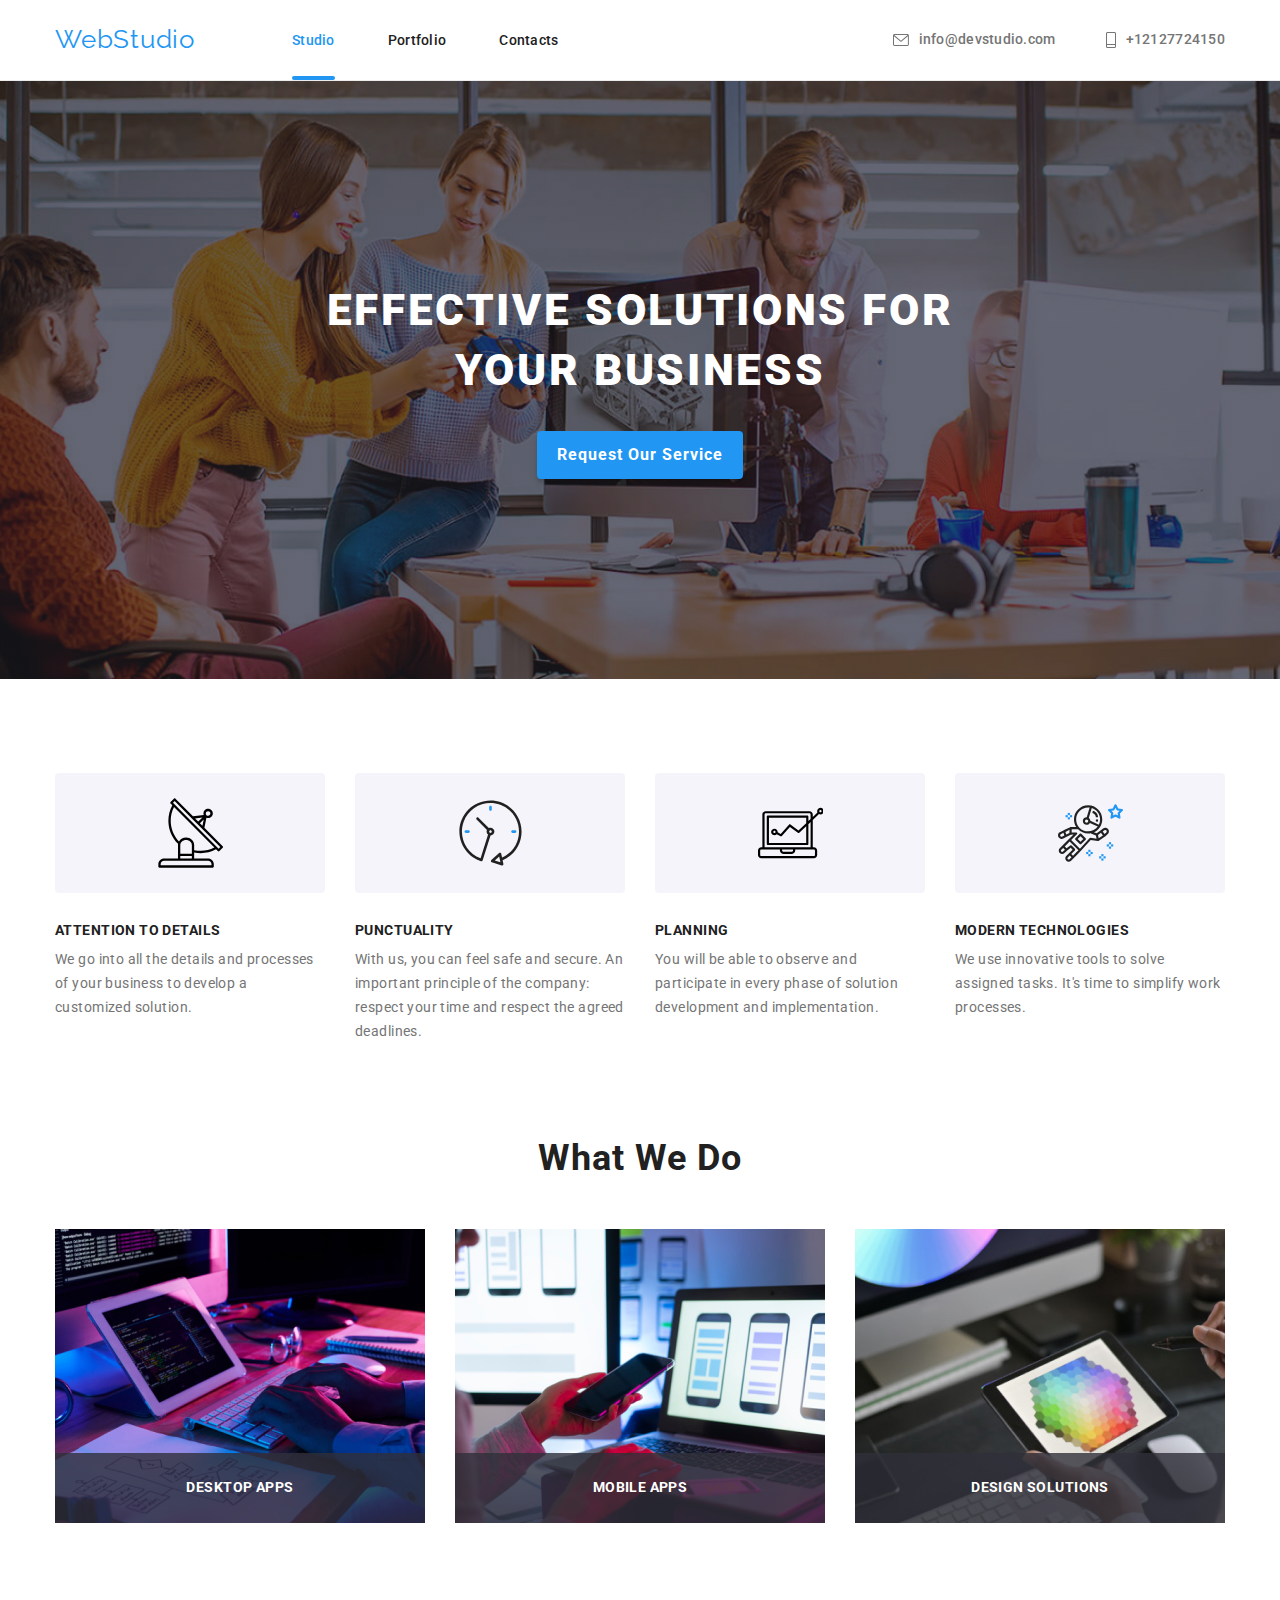
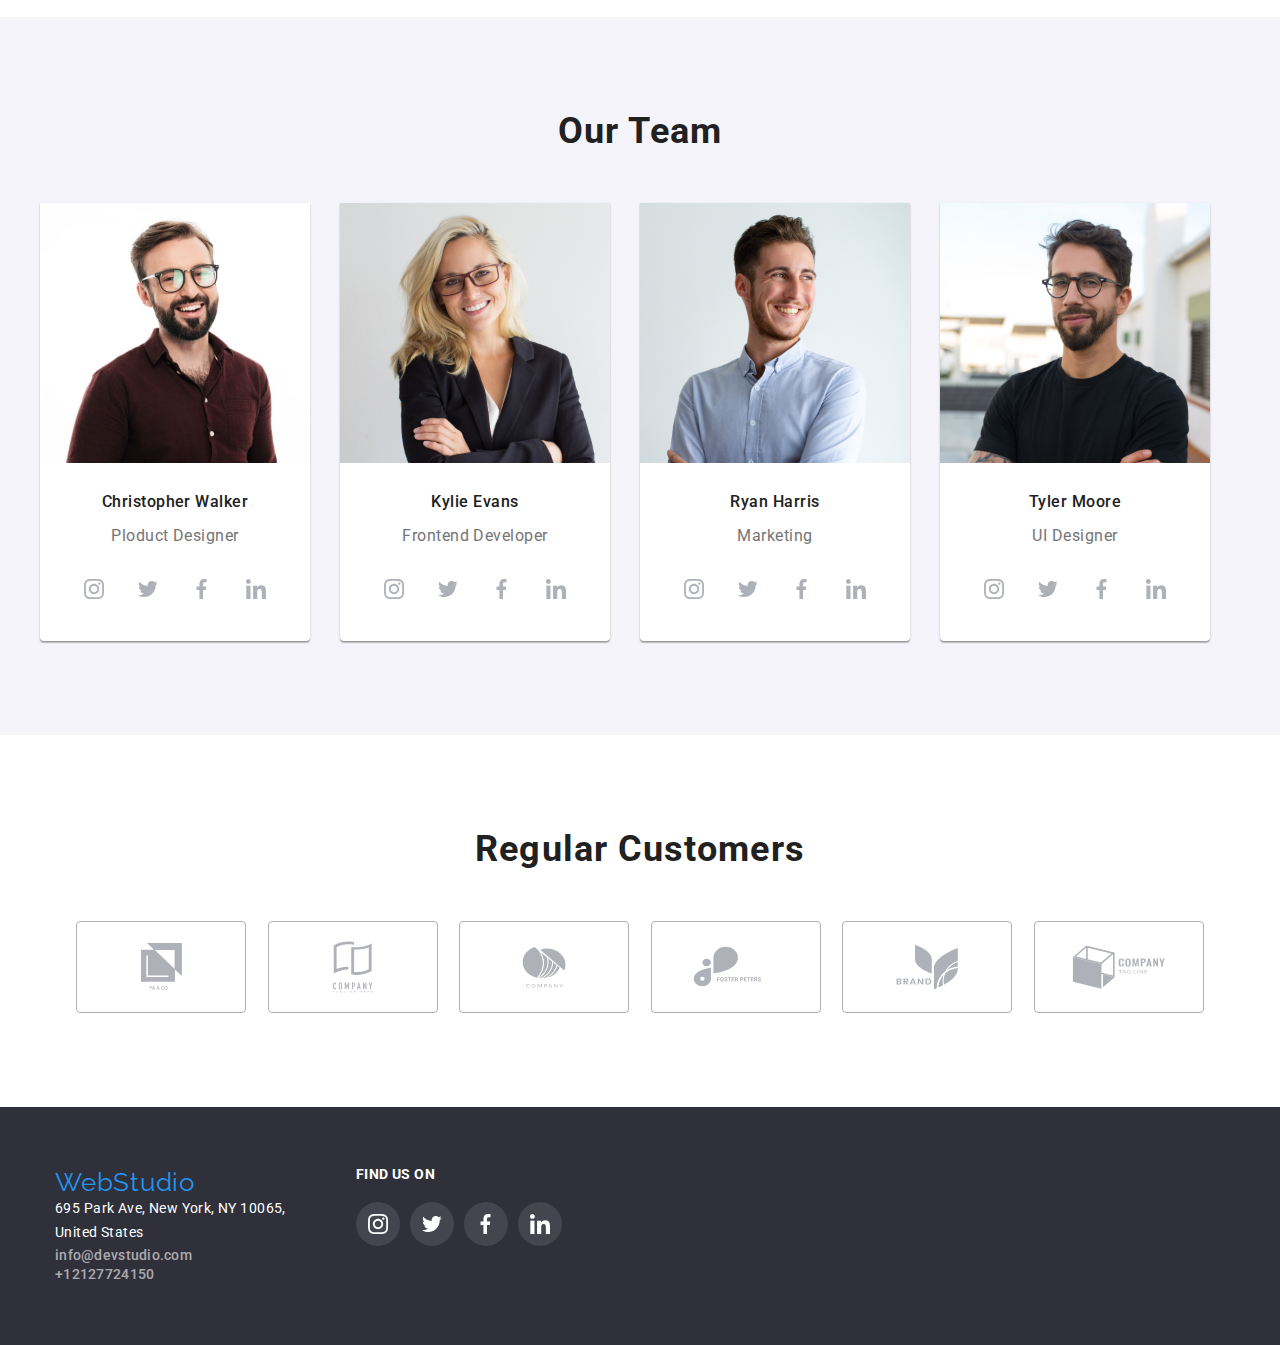
<file: index.html>
<!DOCTYPE html>
<html lang="en">
  <head>
    <meta charset="UTF-8" />
    <meta http-equiv="X-UA-Compatible" content="IE=edge" />
    <meta name="viewport" content="width=device-width, initial-scale=1.0" />
    <link
      rel="stylesheet"
      href="https://cdnjs.cloudflare.com/ajax/libs/modern-normalize/1.0.0/modern-normalize.min.css"
    />
    <link rel="stylesheet" href="css/styles.css" />
    <title>Document</title>
  </head>
  <body>
    <header>
      <div class="header-container container">
        <a href="index.html" class="webstudio-link">WebStudio</a>
        <nav>
          <!-- Navigation to other pages -->

          <ul class="menu">
            <li>
              <a href="index.html" class="menu-item nav-link-current studio"
                >Studio</a
              >
            </li>
            <li>
              <a
                href="portfolio.html"
                rel="noopener norefer"
                class="menu-item portfolio"
                >Portfolio</a
              >
            </li>
            <li>
              <a href="index.html" class="menu-item contacts">Contacts</a>
            </li>
          </ul>
        </nav>
        <ul class="contact-info">
          <li>
            <a href="mailto:info@devstudio.com" class="contact-detail email">
              <svg width="16" height="12" class="contact-icon">
                <use href="./images/symbol-defs.svg#icon-envelope"></use>
              </svg>
              info@devstudio.com</a
            >
          </li>
          <li>
            <a href="tel:+12127724150" class="contact-detail phone-number">
              <svg width="10" height="16" class="contact-icon">
                <use href="./images/symbol-defs.svg#icon-phone"></use>
              </svg>
              +12127724150</a
            >
          </li>
        </ul>
      </div>
    </header>

    <main>
      <section class="hero-section">
        <div class="container button-parent-element">
          <h1 class="effective-solution-title">
            EFFECTIVE SOLUTIONS FOR <br />
            YOUR BUSINESS
          </h1>
          <button type="button" data-modal-open class="request-our-service-button">
            Request Our Service
          </button>
        </div>
      </section>
      <section class="section">
        <div class="container">
          <h2 class="heading-our-skills">Our Skills</h2>
          <ul class="our-skills-container">
            <li>
              <div class="our-skills-icon">
                <svg width="65" height="72">
                  <use href="./images/symbol-defs.svg#icon-telescope"></use>
                </svg>
              </div>
         
              <h3 class="skills-title">ATTENTION TO DETAILS</h3>
              <p class="skills-description">
                We go into all the details and processes of your business to
                develop a customized solution.
              </p>
            </li>
            <li>
              <div class="our-skills-icon">
                <svg width="65" height="72">
                  <use href="./images/symbol-defs.svg#icon-clock-1"></use>
                </svg>
              </div>
              <h3 class="skills-title">PUNCTUALITY</h3>
              <p class="skills-description">
                With us, you can feel safe and secure. An important principle of
                the company: respect your time and respect the agreed deadlines.
              </p>
            </li>
            <li>
              <div class="our-skills-icon">
                <svg width="65" height="72">
                  <use href="./images/symbol-defs.svg#icon-analytics"></use>
                </svg>
              </div>

              <h3 class="skills-title">PLANNING</h3>
              <p class="skills-description">
                You will be able to observe and participate in every phase of
                solution development and implementation.
              </p>
            </li>
            <li>
              <div class="our-skills-icon">
                <svg width="65" height="72">
                  <use href="./images/symbol-defs.svg#icon-spaceman"></use>
                </svg>
              </div>              

              <h3 class="skills-title">MODERN TECHNOLOGIES</h3>
              <p class="skills-description">
                We use innovative tools to solve assigned tasks. It's time to
                simplify work processes.
              </p>
            </li>
          </ul>
        </div>
      </section>

      <section class="section what-we-do-section">
        <div class="container">
          <h2 class="what-we-do-title">What We Do</h2>
          <ul class="what-we-do-images">
            <li>
              <img
                src="images/img.jpg"
                alt="coding"
                width="370"
                class="coding-image"
              />
              <div class="desktop-apps-container">
                <p>DESKTOP APPS</p>
              </div>
            </li>
            <li>
              <img
                src="images/box2.jpg"
                alt="phone testing"
                width="370"
                class="phone-testing-image"
              />
              <div class="desktop-apps-container">
                <p>MOBILE APPS</p>
              </div>              
            </li>
            <li>
              <img
                src="images/box3.jpg"
                alt="color palete"
                width="370"
                class="color-palate-image"
              />
              <div class="desktop-apps-container">
                <p>DESIGN SOLUTIONS</p>
              </div>              
            </li>
          </ul>
        </div>
      </section>

      <section class="our-team-section section">
        <div class="container">
          <h2 class="our-team">Our Team</h2>
          <ul class="our-team-list">
            <li>
              <img
                src="images/productDesigner.jpg"
                alt="product designer"
                width="270"
              />
              <h3 class="team-member-name">Christopher Walker</h3>
              <p class="profession">Ploduct Designer</p>
              <ul class="team-member-soical-links">
                <li>
                  <a href="" class="team-social-icons-link">
                      <svg width="20" height="20" class="team-social-icons-link-svg">
                        <use href="./images/symbol-defs.svg#icon-instagram-2"></use>
                      </svg>
                  </a>
                </li>
                <li>
                  <a href="" class="team-social-icons-link">
                      <svg width="20" height="20" class="team-social-icons-link-svg">
                        <use href="./images/symbol-defs.svg#icon-twitter"></use>
                      </svg>
                  </a>
                </li>              
                 <li>
                  <a href="" class="team-social-icons-link">
                      <svg width="20" height="20" class="team-social-icons-link-svg">
                        <use href="./images/symbol-defs.svg#icon-facebook-1"></use>
                      </svg>
                  </a>
                </li>
                <li class="last-child-class">
                  <a href="" class="team-social-icons-link">
                      <svg width="20" height="20" class="team-social-icons-link-svg">
                        <use href="./images/symbol-defs.svg#icon-linkedin-1"></use>
                      </svg>
                  </a>
                </li>                                                         
              </ul>  

            </li>
            <li>

              <img
                src="images/frontentDev.jpg"
                alt="frontent developer"
                width="270"
              />
              <h3 class="team-member-name">Kylie Evans</h3>
              <p class="profession">Frontend Developer</p>
              <ul class="team-member-soical-links">
                <li>
                  <a href="" class="team-social-icons-link">
                      <svg width="20" height="20" class="team-social-icons-link-svg">
                        <use href="./images/symbol-defs.svg#icon-instagram-2"></use>
                      </svg>
                  </a>
                </li>
                <li>
                  <a href="" class="team-social-icons-link">
                      <svg width="20" height="20" class="team-social-icons-link-svg">
                        <use href="./images/symbol-defs.svg#icon-twitter"></use>
                      </svg>
                  </a>
                </li>              
                 <li>
                  <a href="" class="team-social-icons-link">
                      <svg width="20" height="20" class="team-social-icons-link-svg">
                        <use href="./images/symbol-defs.svg#icon-facebook-1"></use>
                      </svg>
                  </a>
                </li>
                <li class="last-child-class">
                  <a href="" class="team-social-icons-link">
                      <svg width="20" height="20" class="team-social-icons-link-svg">
                        <use href="./images/symbol-defs.svg#icon-linkedin-1"></use>
                      </svg>
                  </a>
                </li>                                                         
              </ul>               
            </li>
            <li>
              <img src="images/marketing.jpg" alt="marketing" width="270" />
              <h3 class="team-member-name">Ryan Harris</h3>
              <p class="profession">Marketing</p>
              <ul class="team-member-soical-links">
                <li>
                  <a href="" class="team-social-icons-link">
                      <svg width="20" height="20" class="team-social-icons-link-svg">
                        <use href="./images/symbol-defs.svg#icon-instagram-2"></use>
                      </svg>
                  </a>
                </li>
                <li>
                  <a href="" class="team-social-icons-link">
                      <svg width="20" height="20" class="team-social-icons-link-svg">
                        <use href="./images/symbol-defs.svg#icon-twitter"></use>
                      </svg>
                  </a>
                </li>              
                 <li>
                  <a href="" class="team-social-icons-link">
                      <svg width="20" height="20" class="team-social-icons-link-svg">
                        <use href="./images/symbol-defs.svg#icon-facebook-1"></use>
                      </svg>
                  </a>
                </li>
                <li class="last-child-class">
                  <a href="" class="team-social-icons-link">
                      <svg width="20" height="20" class="team-social-icons-link-svg">
                        <use href="./images/symbol-defs.svg#icon-linkedin-1"></use>
                      </svg>
                  </a>
                </li>                                                         
              </ul>              
            </li>
            <li>
              <img src="images/uiDesigner.jpg" alt="UI Designer" width="270" />
              <h3 class="team-member-name">Tyler Moore</h3>
              <p class="profession">UI Designer</p>
              <ul class="team-member-soical-links">
                <li>
                  <a href="" class="team-social-icons-link">
                      <svg width="20" height="20" class="team-social-icons-link-svg">
                        <use href="./images/symbol-defs.svg#icon-instagram-2"></use>
                      </svg>
                  </a>
                </li>
                <li>
                  <a href="" class="team-social-icons-link">
                      <svg width="20" height="20" class="team-social-icons-link-svg">
                        <use href="./images/symbol-defs.svg#icon-twitter"></use>
                      </svg>
                  </a>
                </li>              
                 <li>
                  <a href="" class="team-social-icons-link">
                      <svg width="20" height="20" class="team-social-icons-link-svg">
                        <use href="./images/symbol-defs.svg#icon-facebook-1"></use>
                      </svg>
                  </a>
                </li>
                <li class="last-child-class">
                  <a href="" class="team-social-icons-link">
                      <svg width="20" height="20" class="team-social-icons-link-svg">
                        <use href="./images/symbol-defs.svg#icon-linkedin-1"></use>
                      </svg>
                  </a>
                </li>                                                         
              </ul>               
            </li>
          </ul>
        </div>
      </section>

      <section class="section">
        <div class="container">
          <h2 class="regular-customer-title">Regular Customers</h2>
          <ul class="brand-icons-list">
            <li><a href="" class="regular-customers-icons-link">
                <svg width="41" height="47" class="regular-customers-icons-svg">
                  <use href="./images/symbol-defs.svg#icon-yaAndCo"></use>
                </svg>
              </a>
            </li>
             <li><a href="" class="regular-customers-icons-link">
                <svg width="40" height="52" class="regular-customers-icons-svg">
                  <use href="./images/symbol-defs.svg#icon-companyTagline"></use>
                </svg>
              </a>
            </li>
            <li><a href="" class="regular-customers-icons-link">
                <svg width="44" height="42" class="regular-customers-icons-svg">
                  <use href="./images/symbol-defs.svg#icon-company"></use>
                </svg>
              </a>
            </li>
            <li><a href="" class="regular-customers-icons-link">
                <svg width="85" height="41" class="regular-customers-icons-svg">
                  <use href="./images/symbol-defs.svg#icon-fosterPeters"></use>
                </svg>
              </a>
            </li>
            <li><a href="" class="regular-customers-icons-link">
                <svg width="63" height="46" class="regular-customers-icons-svg">
                  <use href="./images/symbol-defs.svg#icon-brand"></use>
                </svg>
              </a>
            </li>
            <li><a href="" class="regular-customers-icons-link">
                <svg width="94" height="44" class="regular-customers-icons-svg">
                  <use href="./images/symbol-defs.svg#icon-companyTagLine2"></use>
                </svg>
              </a>
            </li>
                                   
          </ul>
        </div>
      </section>
    </main>

    <footer class="footer">
      <div class="container footer-global-container">
        <div class="footer-container-one"><a href="index.html" class="webstudio-link-footer">WebStudio</a>
        <address>
          <ul class="address-footer">
            <li>
              <a href="https://goo.gl/maps/vmdEabcFhvJnFiz56" class="address"
                >695 Park Ave, New York, NY 10065, <br />
                United States</a
              >
            </li>
            <li>
              <a
                href="mailto:info@devstudio.com"
                class="contact-detail-footer email-footer"
                >info@devstudio.com</a
              >
            </li>
            <li>
              <a
                href="tel:+12127724150"
                class="contact-detail-footer phone-footer"
                >+12127724150</a
              >
            </li>
          </ul>
        </address>
        </div>
        <div class="find-us-container">
          <p class="find-is-on-title">FIND US ON</p>
          <ul class="company-social-link-icons">
                <li>
                  <a href="" class="social-icon-link-svg">
                    <svg width="20" height="20" class="svg-social-media-icon">
                      <use href="./images/symbol-defs.svg#icon-instagram-2"></use>
                    </svg>

                  </a>
                </li>
                <li>
                  <a href="" class="social-icon-link-svg">
                    <svg width="20" height="20" class="svg-social-media-icon">
                      <use href="./images/symbol-defs.svg#icon-twitter"></use>
                    </svg>

                  </a>
                </li>
                <li>
                  <a href="" class="social-icon-link-svg">
                    <svg width="20" height="20" class="svg-social-media-icon">
                      <use href="./images/symbol-defs.svg#icon-facebook-1"></use>
                    </svg>

                  </a>
                </li>
                <li class="last-child">
                  <a href="" class="social-icon-link-svg">
                    <svg width="20" height="20" class="svg-social-media-icon">
                      <use href="./images/symbol-defs.svg#icon-linkedin-1"></use>
                    </svg>

                  </a>
                </li>                                                                                        
          </ul>

        </div>
      </div>

    </footer>

    <div class="backdrop is-hidden" data-modal>
      <div class="modal-window">
        <button type="button" data-modal-close class="close-bttn">
          <svg width="18" height="18" class="x-icon">
            <use href="./images/symbol-defs.svg#icon-close-black-18"></use>
          </svg>

        </button>
      </div>
    </div>
    <script src="./js/modal.js"></script>
  </body>
</html>
</file>
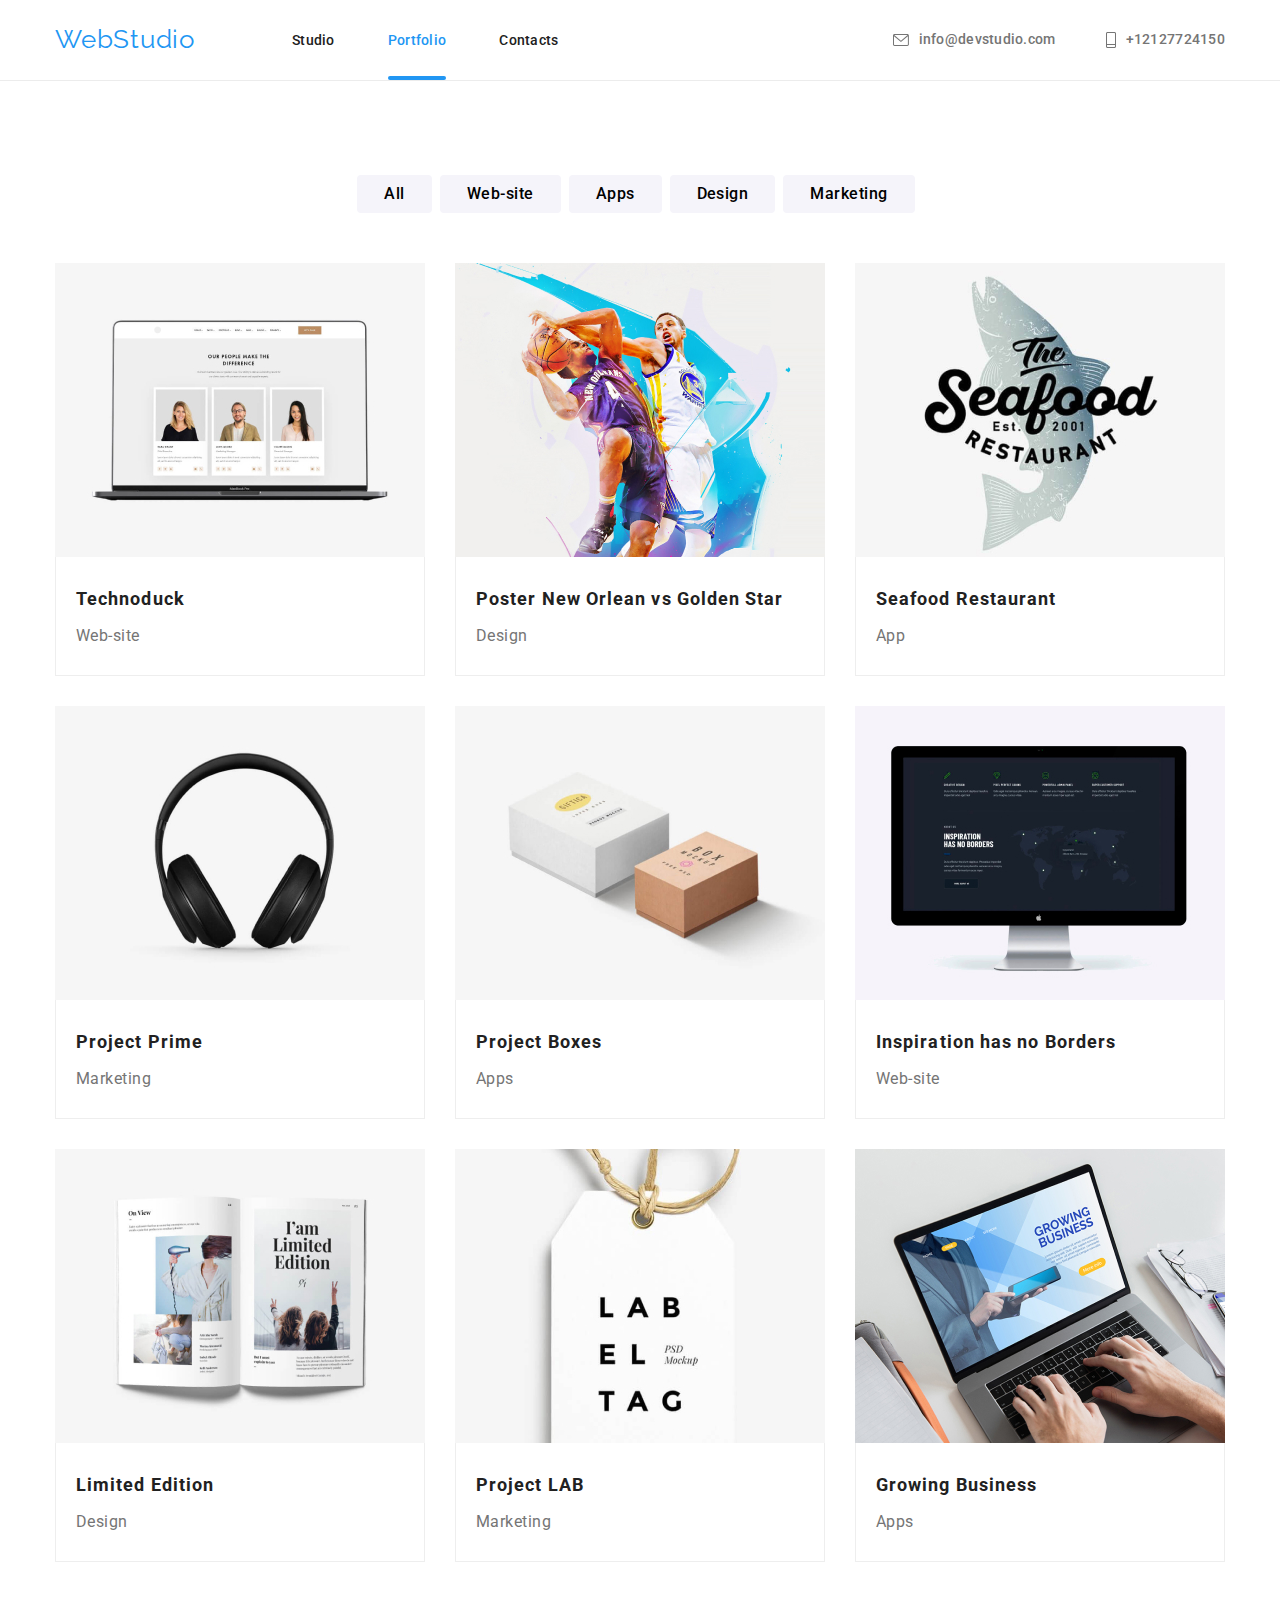
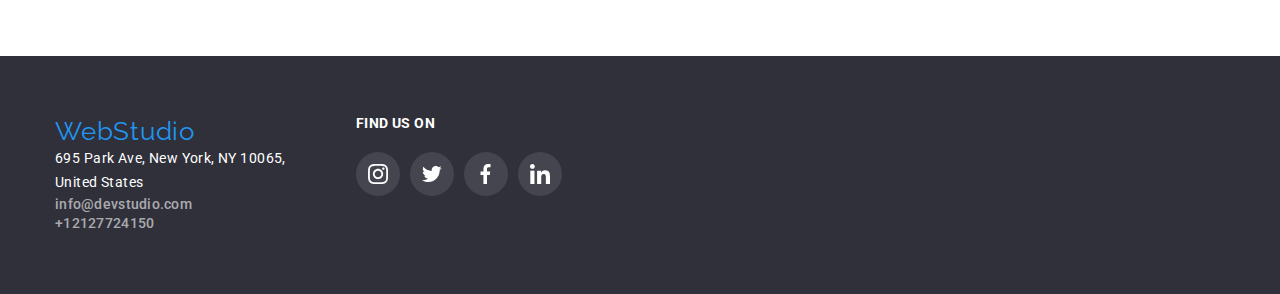
<file: portfolio.html>
<!DOCTYPE html>
<html lang="en">
  <head>
    <meta charset="UTF-8" />
    <meta http-equiv="X-UA-Compatible" content="IE=edge" />
    <meta name="viewport" content="width=device-width, initial-scale=1.0" />
    <link
      rel="stylesheet"
      href="https://cdnjs.cloudflare.com/ajax/libs/modern-normalize/1.0.0/modern-normalize.min.css"
    />
    <link rel="stylesheet" href="css/styles.css" />
    <title>Document</title>
  </head>
  <body>
    <header>
      <div class="header-container container">
        <a href="index.html" class="webstudio-link">WebStudio</a>
        <nav>
          <!-- Navigation to other pages -->

          <ul class="menu">
            <li><a href="index.html" class="menu-item studio">Studio</a></li>
            <li class="active-link">
              <a
                href="portfolio.html"
                rel="noopener norefer"
                class="menu-item portfolio nav-link-current"
                >Portfolio</a
              >
            </li>
            <li>
              <a href="index.html" class="menu-item contacts">Contacts</a>
            </li>
          </ul>
        </nav>
        <ul class="contact-info">
          <li>
            <a href="mailto:info@devstudio.com" class="contact-detail email">
              <svg width="16" height="12" class="contact-icon">
                <use href="./images/symbol-defs.svg#icon-envelope"></use>
              </svg>
              info@devstudio.com</a
            >
          </li>
          <li>
            <a href="tel:+12127724150" class="contact-detail phone-number">
              <svg width="10" height="16" class="contact-icon">
                <use href="./images/symbol-defs.svg#icon-phone"></use>
              </svg>
              +12127724150</a
            >
          </li>
        </ul>
      </div>
    </header>

    <main>
      <section class="section">
        <div class="container">
          <ul class="button-choices">
            <li><button type="button" class="button-item">All</button></li>
            <li><button type="button" class="button-item">Web-site</button></li>
            <li><button type="button" class="button-item">Apps</button></li>
            <li><button type="button" class="button-item">Design</button></li>
            <li>
              <button type="button" class="button-item">Marketing</button>
            </li>
          </ul>
          <h2 class="portfolio-projects-title">Portfolio Projects</h2>
          <ul class="projects">
            <li>
              <div class="overflow-block">
                <img
                  src="images/laptop.jpg"
                  alt="laptop image"
                  width="370"
                  height="294"
                />
                <div class="overlay">
                  <p>
                    Technoduck is a state-of-the-art coronavirus distribution
                    platform. Companies use this platform for digital espionage
                    and attacks on competitors' secure servers.
                  </p>
                </div>
              </div>
              <div class="grey-border-box">
                <h3 class="project-example">Technoduck</h3>
                <p class="project-title">Web-site</p>
              </div>
            </li>
            <li>
              <div class="overflow-block">
                <img
                  src="images/basketballplayers.jpg"
                  alt="basketball players"
                  width="370"
                  height="294"
                />
                <div class="overlay">
                  <p>
                    Technoduck is a state-of-the-art coronavirus distribution
                    platform. Companies use this platform for digital espionage
                    and attacks on competitors' secure servers.
                  </p>
                </div>
              </div>
              <div class="grey-border-box">
                <h3 class="project-example">
                  Poster New Orlean vs Golden Star
                </h3>
                <p class="project-title">Design</p>
              </div>
            </li>
            <li>
              <div class="overflow-block">
                <img
                  src="images/seafood.jpg"
                  alt="seafood"
                  width="370"
                  height="294"
                />

                <div class="overlay">
                  <p>
                    Technoduck is a state-of-the-art coronavirus distribution
                    platform. Companies use this platform for digital espionage
                    and attacks on competitors' secure servers.
                  </p>
                </div>
              </div>
              <div class="grey-border-box">
                <h3 class="project-example">Seafood Restaurant</h3>
                <p class="project-title">App</p>
              </div>
            </li>
            <li>
              <div class="overflow-block">
                <img
                  src="images/headphones.jpg"
                  alt="headphones"
                  width="370"
                  height="294"
                />
                <div class="overlay">
                  <p>
                    Technoduck is a state-of-the-art coronavirus distribution
                    platform. Companies use this platform for digital espionage
                    and attacks on competitors' secure servers.
                  </p>
                </div>
              </div>
              <div class="grey-border-box">
                <h3 class="project-example">Project Prime</h3>
                <p class="project-title">Marketing</p>
              </div>
            </li>
            <li>
              <div class="overflow-block">
                <img
                  src="images/projectBoxes.jpg"
                  alt="laptop image"
                  width="370"
                  height="294"
                />
                <div class="overlay">
                  <p>
                    Technoduck is a state-of-the-art coronavirus distribution
                    platform. Companies use this platform for digital espionage
                    and attacks on competitors' secure servers.
                  </p>
                </div>
              </div>
              <div class="grey-border-box">
                <h3 class="project-example">Project Boxes</h3>
                <p class="project-title">Apps</p>
              </div>
            </li>
            <li>
              <div class="overflow-block">
                <img
                  src="images/monitor.jpg"
                  alt="monitor"
                  width="370"
                  height="294"
                />
                <div class="overlay">
                  <p>
                    Technoduck is a state-of-the-art coronavirus distribution
                    platform. Companies use this platform for digital espionage
                    and attacks on competitors' secure servers.
                  </p>
                </div>
              </div>
              <div class="grey-border-box">
                <h3 class="project-example">Inspiration has no Borders</h3>
                <p class="project-title">Web-site</p>
              </div>
            </li>
            <li>
              <div class="overflow-block">
                <img
                  src="images/magazine.jpg"
                  alt="magazine"
                  width="370"
                  height="294"
                />
                <div class="overlay">
                  <p>
                    Technoduck is a state-of-the-art coronavirus distribution
                    platform. Companies use this platform for digital espionage
                    and attacks on competitors' secure servers.
                  </p>
                </div>
              </div>
              <div class="grey-border-box">
                <h3 class="project-example">Limited Edition</h3>
                <p class="project-title">Design</p>
              </div>
            </li>
            <li>
              <div class="overflow-block">
                <img
                  src="images/labelTag.jpg"
                  alt="lable tag"
                  width="370"
                  height="294"
                />
                <div class="overlay">
                  <p>
                    Technoduck is a state-of-the-art coronavirus distribution
                    platform. Companies use this platform for digital espionage
                    and attacks on competitors' secure servers.
                  </p>
                </div>
              </div>
              <div class="grey-border-box">
                <h3 class="project-example">Project LAB</h3>
                <p class="project-title">Marketing</p>
              </div>
            </li>
            <li>
              <div class="overflow-block">
                <img
                  src="images/typingOnTheLaptop.jpg"
                  alt="typing on the laptop"
                  width="370"
                  height="294"
                />
                <div class="overlay">
                  <p>
                    Technoduck is a state-of-the-art coronavirus distribution
                    platform. Companies use this platform for digital espionage
                    and attacks on competitors' secure servers.
                  </p>
                </div>
              </div>
              <div class="grey-border-box">
                <h3 class="project-example">Growing Business</h3>
                <p class="project-title">Apps</p>
              </div>
            </li>
          </ul>
        </div>
      </section>
    </main>

    <footer class="footer">
      <div class="container footer-global-container">
        <div class="footer-container-one">
          <a href="index.html" class="webstudio-link-footer">WebStudio</a>
          <address>
            <ul class="address-footer">
              <li>
                <a href="https://goo.gl/maps/vmdEabcFhvJnFiz56" class="address"
                  >695 Park Ave, New York, NY 10065, <br />
                  United States</a
                >
              </li>
              <li>
                <a
                  href="mailto:info@devstudio.com"
                  class="contact-detail-footer email-footer"
                  >info@devstudio.com</a
                >
              </li>
              <li>
                <a
                  href="tel:+12127724150"
                  class="contact-detail-footer phone-footer"
                  >+12127724150</a
                >
              </li>
            </ul>
          </address>
        </div>
        <div class="find-us-container">
          <p class="find-is-on-title">FIND US ON</p>
          <ul class="company-social-link-icons">
            <li>
              <a href="" class="social-icon-link-svg">
                <svg width="20" height="20" class="svg-social-media-icon">
                  <use href="./images/symbol-defs.svg#icon-instagram-2"></use>
                </svg>
              </a>
            </li>

            <li>
              <a href="" class="social-icon-link-svg">
                <svg width="20" height="20" class="svg-social-media-icon">
                  <use href="./images/symbol-defs.svg#icon-twitter"></use>
                </svg>
              </a>
            </li>
            <li>
              <a href="" class="social-icon-link-svg">
                <svg width="20" height="20" class="svg-social-media-icon">
                  <use href="./images/symbol-defs.svg#icon-facebook-1"></use>
                </svg>
              </a>
            </li>
            <li class="last-child">
              <a href="" class="social-icon-link-svg">
                <svg width="20" height="20" class="svg-social-media-icon">
                  <use href="./images/symbol-defs.svg#icon-linkedin-1"></use>
                </svg>
              </a>
            </li>
          </ul>
        </div>
      </div>
    </footer>
  </body>
</html>
</file>
<file: css/styles.css>
@import url('https://fonts.googleapis.com/css2?family=Raleway:wght@700&family=Roboto:wght@400;500;700;900&display=swap');

:root{
    --main-bg-color: #FFFFFF;
    --main-color: #212121;
    --main-heading-color: #FFFFFF;
    --webstudio-color:#2196F3;
    --request-studio-color:#FFFFFF;
    --contact-info-header: #757575;
    --heading-bg-color: #2F303A;
    --section-titles-color: #212121;
    --request-our-service-hover-color:#0a7ddb;
    --our-team-bg-color: #F5F4FA;
    --description-color:#757575;
    --footer-bg-color: #2F303A;
    --contact-info-footer:rgba(255, 255, 255, 0.6);
    --address-footer-color: #FFFFFF;
    --button-bg-color:#F5F4FA; 
    --active-and-hover-color: #2196F3;
    --white-text-color: #FFFFFF;
    --regular-customer-brnads-color:#AFB1B8;
    --modal-bg:rgba(0, 0, 0, 0.2);
    --transparent-grey-color: #2F303ACC;
    --transparent-blue:#2196F3E5;

    --time:250ms;
    --time-function:cubic-bezier(0.4, 0, 0.2, 1);
}

body{
    background-color: var(--main-bg-color);
    font-family: 'Roboto',sans-serif;
    color: var(--main-color);
    font-size: 14px;
    font-weight: 400;
}
h1, h2, h3, h4, h5,h6, p{
    margin: 0;
}
ul{
    list-style-type: none;
    padding: 0px;
    margin: 0px;
}
img{
    display: block;
}

/* MARK - header styling */
header{
    
    border-bottom: 1px solid #ECECEC;
}
*,
*::before,
*::after {
    box-sizing: border-box;
}
.container{
    width: 1200px;
    padding-left: 15px;
    padding-right: 15px;
    margin: 0 auto;
 
   
}
.header-container{
    display: flex;
    align-items: center; 
}
.webstudio-link{
    color: var(--webstudio-color);
    text-decoration: none;
    font-family: 'Raleway',sans-serif;
    font-size: 26px;
    line-height: 1.19;
    letter-spacing: 0.03em;
    padding-top:24px;
    padding-bottom:25px;
    margin-right:97px;    
}
.menu{
    display: flex; 
}
.menu-item{
    cursor: pointer;
    text-decoration: none;
    color: var(--main-color);
    font-weight: 500;
    font-size: 14px;
    line-height: 1.14;
    letter-spacing: 0.02em;
    padding-top: 32px;
    padding-bottom: 32px;
    transition: color var(--time) var(--time-function);
   
}

.menu-item:hover,
.menu-item:focus,
.nav-link-current{
    color: var(--active-and-hover-color);
    
   
}
.nav-link-current {
    position: relative;
    transition: color var(--time) var(--time-function);
}
.nav-link-current::after{
    content: '';
    width: 100%;
    height: 4px;
    background-color: var(--active-and-hover-color);
    position: absolute;
    border-radius: 2px;
    left:0;
    bottom: 0;
    
}

.menu > li:first-child,
.menu > li:nth-child(2){
    margin-right: 53px;
}


.contact-info{
    display: flex;
    margin-left: auto;
}
.contact-info > li:first-child {
    margin-right: 50px;
    
}

.contact-detail{
    text-decoration: none;
    color: var(--contact-info-header);
    font-weight: 500;
    line-height: 1.14;
    letter-spacing: 0.02em;
    padding-top: 32px;
    padding-bottom: 32px;
    display: flex;
    align-items: center;
    transition: color var(--time) var(--time-function);
}

.contact-detail:hover,
.contact-detail:focus{
    color: var(--active-and-hover-color);
}
.contact-icon{
    fill: currentColor;
    margin-right: 10px;
    transition: color var(--time) var(--time-function);
}
.contact-icon:hover{
    fill: var(--active-and-hover-color);
}



/* MARK - main styling */
/* MARK - OUR Skills */



.hero-section{
    background-image: linear-gradient(rgba(47, 48, 58, 0.4), rgba(47, 48, 58, 0.4)), url(../images/effectiveSolutionBG.jpg);
    background-size: cover;
    background-repeat: no-repeat;
    padding-top:200px;
    padding-bottom: 200px;
    background-position: center;
}

.effective-solution-title {
    /* color: var(--main-heading-color) */
    font-weight: 900;
    font-size: 44px;
    line-height: 1.36;
    text-align: center;
    letter-spacing: 0.06em;
    text-transform: uppercase;
    color: var(--main-heading-color);
    margin-bottom: 30px;
}

.request-our-service-button {
    font-family: 'Roboto', sans-serif;
    font-weight: 700;
    font-size: 16px;
    line-height: 1.8;
    text-align: center;
    letter-spacing: 0.06em;
    background-color: var(--webstudio-color);
    color: var(--request-studio-color);
    border-radius: 4px;
    border: 0px;
    box-shadow: 0px 4px 4px rgba(0, 0, 0, 0.15);
    padding: 10px 20px;
    transition: box-shadow var(--time) var(--time-function), background-color var(--time) var(--time-function);
    cursor: pointer;
   
}

.request-our-service-button:hover,
.request-our-service-button:focus{
    box-shadow: 0px 4px 4px rgba(0, 0, 0, 0.15);
    background-color: var(--request-our-service-hover-color);
}


.backdrop{
    width: 100%;
    height: 100%;
    background-color: var(--modal-bg);
    top:0;
    left:0;
    position: fixed;
    opacity: 1;
    visibility: visible;
}
.is-hidden {
    visibility: hidden;
    opacity: 0;
    pointer-events: none;

}
.modal-window{
    background-color: var(--main-heading-color);
    width: 528px;
    height: 581px;
    position: fixed;
    top: 50%;
    left: 50%;
    transform: translate(-50%, -50%);
    /* animation-name: modal-animation; 
    animation-duration: 250ms;
    animation-timing-function: linear; */
    
}
.close-bttn{
    position: fixed;
    height: 30px;
    width: 30px;
    left: 490px;
    top: 8px;
    border: 1px solid rgba(0, 0, 0, 0.1);
    background-color: var(--main-bg-color);
    border-radius: 10%;
    display: flex;
    align-items: center;
    justify-content: center;
    border-radius: 50%;
    cursor: pointer;
}

@keyframes modal-animation{
    0%{
        scale: 0;
        opacity: 0;
        transform: translate(30px, 100px);
    }
    50%{
        scale: .5;
        opacity: .5;
        transform: translate(500px, 150px);
    }
    100%{
        scale: 1;
        opacity: 1;
        transform: translate(100px, 200px);
    }
}

.button-parent-element{
    display: flex;
    flex-direction: column;
    justify-content: center;
    align-items: center;
}

/* MARK - SECTION 2 Our skills*/

.section{
    padding-top: 94px;
    padding-bottom: 94px;
}
.our-skills-container{
    display: flex;
}
.heading-our-skills{
    position: absolute;
    width: 1px;
    height: 1px;
    margin: -1px;
    border: 0;
    padding: 0;
    white-space: nowrap;
    clip-path: inset(100%);
    clip: rect(0 0 0 0);
    overflow: hidden;
}
.skills-title {
    font-weight: 700;
    font-size: 14px;
    line-height: 1.14;
    letter-spacing: 0.03em;
    text-transform: uppercase;
    margin-bottom: 9px;

}
.skills-description {
    
    font-size: 14px;
    line-height: 1.7;
    letter-spacing: 0.03em;
    color: var(--description-color);
}
.our-skills-container > li{
    margin-right: 30px;
    width:270px;
    
}
.our-skills-icon{
    margin-bottom: 30px;
    width: 270px;
    height: 120px;
    background-color: var(--button-bg-color);
    display: flex;
    justify-content: center;
    align-items: center;
    border-radius: 4px;
}
.what-we-do-title,
.our-team,
.portfolio-projects-title,
.heading-our-skills{
    font-weight: 700;
    font-size: 36px;
    line-height: 1.16;
    text-align: center;
    letter-spacing: 0.03em;
}

/* MARK WHat we do section */

.what-we-do-section{
    padding-top: 0px;
}
.what-we-do-title{
    margin-bottom: 50px;
}
.what-we-do-images{
    display: flex;
   

}
.what-we-do-images > li{
    margin-right: 30px;
    position: relative;
}
.desktop-apps-container{
    position: absolute;
    width: 100%;
    height: 70px;
    background-color: var(--transparent-grey-color);
    bottom: 0;
}
.desktop-apps-container > p{
    color: var(--main-heading-color);
    font-weight: 700;
    font-size: 14px;
    line-height: 1.14;
    text-align: center;
    letter-spacing: 0.03em;
    padding-top: 27px;
}

/* MARK - Our team section */

.our-team-section{
    background-color: var(--our-team-bg-color);
}
.our-team{
    margin-bottom: 50px;
}

.team-member-name{
    font-weight: 500;
    font-size: 16px;
    line-height: 1.18;
    letter-spacing: 0.03em;
    text-align: center;
    padding-top: 30px;
    padding-bottom: 10px;
   
}
.profession{
    font-size: 16px;
    line-height: 1.8;
    letter-spacing: 0.03em;
    text-align: center;
    color: var(--description-color);
    margin-bottom: 16px; 
}
.our-team-list{
    display: flex;
    justify-content: center;
    padding-left:0px;
}
.our-team-list > li{
    margin-right:30px;
    background-color: var(--main-bg-color);
    border-radius: 0px 0px 4px 4px;
    box-shadow: 0px 1px 3px rgba(0, 0, 0, 0.12), 
    0px 1px 1px rgba(0, 0, 0, 0.14), 
    0px 2px 1px rgba(0, 0, 0, 0.2);
} 
.team-member-soical-links{
    display: flex;
    justify-content: center;
    margin-bottom: 30px;
}
.team-member-soical-links > li{
    margin-right: 10px;
}
.team-member-soical-links .last-child-class{
    margin-right: 0px;
    
}


.team-social-icons-link{
    width: 44px;
    height: 44px;
    display: flex;
    align-items: center;
    justify-content: center;
    color: var(--regular-customer-brnads-color);
    border-radius: 50%;
    transition: color var(--time) var(--time-function), background-color var(--time) var(--time-function);
    
}
.team-social-icons-link-svg{
    fill: currentColor;
}
.team-social-icons-link:hover,
.team-social-icons-link:focus{
    background-color: var(--active-and-hover-color);
    color: var(--main-bg-color);
   
}


/* MARK Regular Customer block */

.regular-customer-title{
    font-weight: 700;
    font-size: 36px;
    line-height: 1.16;
    text-align: center;
    letter-spacing: 0.03em;
    margin-bottom: 50px;
}
.brand-icons-list{
    display: flex;
    justify-content:space-evenly;
}


.regular-customers-icons-link{
    width: 170px;
    height: 92px;
    border: 1px solid var(--regular-customer-brnads-color);
    display: flex;
    align-items: center;
    justify-content: center;
    border-radius: 4px;
    color: var(--regular-customer-brnads-color);
    transition: color var(--time) var(--time-function), border var(--time) var(--time-function);
}

.regular-customers-icons-svg{
    fill:currentColor;
}
.regular-customers-icons-link:hover,
.regular-customers-icons-link:focus{
    color: var(--active-and-hover-color);
    border: 1px solid var(--active-and-hover-color);

}


/* MARK - footer styling */
.footer{
    background-color: var(--footer-bg-color);
    padding-top: 60px;
    padding-bottom: 60px;
}

.address{
    text-decoration: none;
    font-size: 14px;
    line-height: 1.71;
    letter-spacing: 0.03em;
    color: var(--address-footer-color);
    font-style: normal;
}

.webstudio-link-footer{
    color: var(--webstudio-color);
    text-decoration: none;
    font-family: 'Raleway', sans-serif;
    font-size: 26px;
    line-height: 1.19;
    letter-spacing: 0.03em;
    padding-top: 24px;
    padding-bottom: 9px;
}
.contact-detail-footer{
    text-decoration: none;
    font-weight: 500;
    font-style: normal;
    line-height: 1.14;
    letter-spacing: 0.02em;
    color: var(--contact-info-footer);
    transition: color var(--time) var(--time-function);
}
.address-footer > li{
    margin-bottom: 2px;
}

.contact-detail-footer:hover,
.contact-detail-footer:active,
.contact-detail-footer:focus{
    color: var(--active-and-hover-color);
}

.footer-container-one {
    margin-right: 70px;
}

.find-is-on-title {
    font-weight: 700;
    font-size: 14px;
    line-height: 1.14;
    letter-spacing: 0.03em;
    color: var(--address-footer-color);
    margin-bottom: 20px;
}

.company-social-link-icons {
    display: flex;
}

.company-social-link-icons>li {
    margin-right: 10px;
}

.company-social-link-icons .last-child{
    margin-right: 0px;
}
.social-icon-link-svg{
    width: 44px;
    height: 44px;

    display: flex;
    align-items: center;
    justify-content: center;
    border-radius: 50%;
    background-color: rgba(255, 255, 255, 0.1);
    color: var(--address-footer-color);
    transition: color var(--time) var(--time-function ), background-color var(--time) var(--time-function);
}
.svg-social-media-icon{
    fill: currentColor;
}
.social-icon-link-svg:hover,
.social-icon-link-svg:focus{
    background-color: var(--active-and-hover-color);
    color: var(--address-footer-color);
}

/* MARK -> PORTFOLIO PAGE */
.footer-global-container{
    display: flex;
}
.button-choices{
    display: flex;
    justify-content: center;
    margin-bottom: 50px;

}
.button-choices > li{
    margin-right: 8px;
}

.button-item{
    background-color: var(--button-bg-color);
    font-family: 'Roboto', sans-serif;
    font-weight: 500;
    font-size: 16px;
    line-height: 1.62;
    text-align: center;
    letter-spacing: 0.03em;
    border-radius: 4px;
    border: 0px;
    padding: 6px 27px 6px 27px;
    transition: color var(--time) var(--time-function), background-color var(--time) var(--time-function), box-shadow var(--time) var(--time-function);
    cursor: pointer;
}
.button-item:hover,
.button-item:focus{
    background-color: var(--active-and-hover-color);
    color: var(--white-text-color);
    box-shadow: 0px 3px 1px rgba(0, 0, 0, 0.1), 
    0px 1px 2px rgba(0, 0, 0, 0.08), 
    0px 2px 2px rgba(0, 0, 0, 0.12);
}

.portfolio-projects-title{
    position: absolute;
    width: 1px;
    height: 1px;
    margin: -1px;
    border: 0;
    padding: 0;
    white-space: nowrap;
    clip-path: inset(100%);
    clip: rect(0 0 0 0);
    overflow: hidden;
}
.projects{
    display: flex;
    flex-wrap: wrap;
    justify-content: space-between;
    padding-left: 0px;
}
.grey-border-box{
    border-left: 1px solid #EEEEEE;
    border-right: 1px solid #EEEEEE;
    border-bottom: 1px solid #EEEEEE;
    padding: 24px 20px;
  
}
.projects > li{
    cursor: pointer;
    margin-bottom: 30px;
    transition: box-shadow var(--time) var(--time-function);
}
.overflow-block{
    position: relative;
    overflow: hidden;
}

.overlay{
    background-color: var(--transparent-blue);
    position: absolute;
    top: 0;
    left: 0;
    width: 370px;
    height: 294px;
    transform: translateY(100%);
    transition: transform var(--time) var(--time-function);
}

.overlay > p{
    font-weight: 400;
    font-size: 18px;
    line-height: 1.5;
    letter-spacing: 0.03em;
    color: var(--white-text-color);
    text-align: left;
    padding: 63px 24px;
   
}

.projects > li:nth-child(n+7){
    margin-bottom: 0px;

}
.project-example{
    font-weight: 700;
    font-size: 18px;
    line-height: 2;
    letter-spacing: 0.06em;
    margin-bottom: 4px;;
}
.project-title {
    font-size: 16px;
    line-height: 1.87;
    letter-spacing: 0.03em;
    color: var(--description-color);
   
}
.projects > li:hover {
    
    box-shadow: 0px 1px 1px rgba(0, 0, 0, 0.12), 
    0px 4px 4px rgba(0, 0, 0, 0.06), 
    1px 4px 6px rgba(0, 0, 0, 0.16);
    
    
}

.projects>li:hover .overlay{
    transform: translateY(0);
}
</file>
